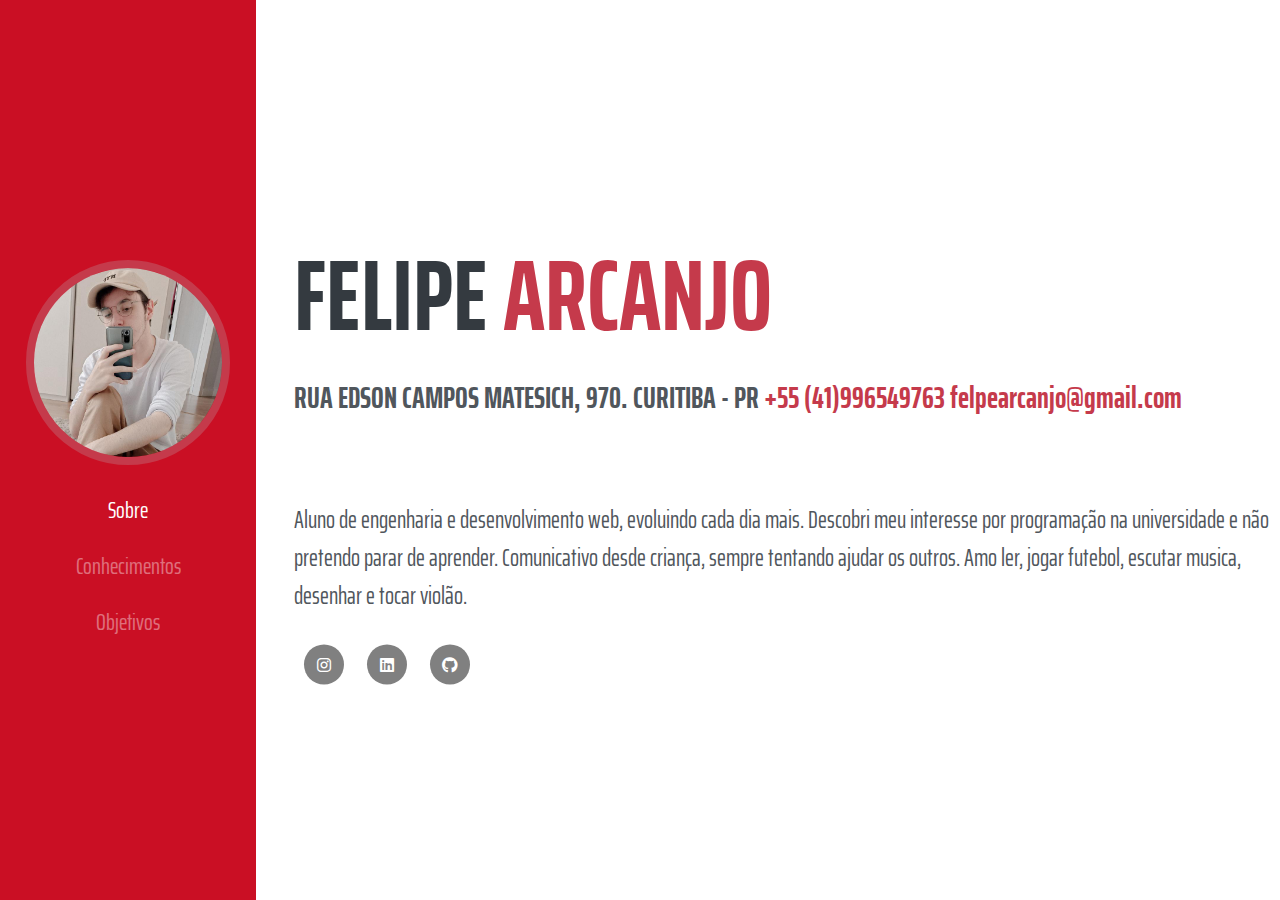
<file: index.html>
<!DOCTYPE html>
<html lang="pt-BR">

<head>
    <meta charset="UTF-8">
    <meta http-equiv="X-UA-Compatible" content="IE=edge">
    <meta name="viewport" content="width=device-width, initial-scale=1.0">
    <link rel="stylesheet" href="/styles.css">
    <link rel="stylesheet" href="https://cdnjs.cloudflare.com/ajax/libs/font-awesome/6.1.1/css/all.min.css">
    <title>Sobre</title>
</head>

<body>

    <div class="parent">

        <div class="sidebar">

            <div class="sidebar-pos">

                <div class="img-sidebar">
                    <img src="/assets/images/213170523_344103617613560_7529323050670936422_n.jpg" alt="">
                </div>

                <div class="menu">
                    <a class="page" href="/index.html">Sobre</a>
                    <a href="/conhecimentos.html">Conhecimentos</a>
                    <a href="/objetivos.html">Objetivos</a>
                </div>

            </div>

        </div>

        <div class="content">

            <section class="profile">
                <h2>FELIPE <span>ARCANJO</span></h2>
                <h3>RUA EDSON CAMPOS MATESICH, 970. CURITIBA - PR <span>+55 (41)996549763 felpearcanjo@gmail.com</span>
                </h3>
                <p>
                    Aluno de engenharia e desenvolvimento web, evoluindo cada dia mais. Descobri meu interesse por
                    programação na universidade e não pretendo parar de aprender. Comunicativo desde
                    criança, sempre tentando ajudar os outros. Amo ler, jogar futebol,
                    escutar musica, desenhar e tocar violão.
                </p>

                <div class="icons-socials">
                    <a href="https://www.instagram.com/fehlpee/"><i class="fa-brands fa-instagram"></i></a>
                    <a href="https://www.linkedin.com/in/felipe-arcanjo-chaves-66569123b/"><i
                            class="fa-brands fa-linkedin"></i></a>
                    <a href="https://github.com/Fehlpe"><i class="fa-brands fa-github"></i></a>
                </div>

            </section>



        </div>

    </div>

</body>



</body>

</html>
</file>
<file: styles.css>
@import url('https://fonts.googleapis.com/css2?family=Saira+Extra+Condensed:wght@700&display=swap');

* {
  margin: 0;
  padding: 0;
  box-sizing: border-box;
  font-family: 'Saira Extra Condensed', sans-serif;
}

html,
body {
  height: 100%;
}



.sidebar {
  height: 100%;
  width: 20%;
  position: fixed;
  background-color: #ca0f24;
}

.img-sidebar {
  text-align: center;
}

.img-sidebar img {
  border-radius: 50%;
  width: 80%;
  border: 8px solid #c53a4b;
}

.sidebar-pos {
  position: relative;
  top: 50%;
  transform: translateY(-50%);
}

.menu {
  text-align: center;
  margin: 20px 0;
}

.menu a {
  color: white;
  font-size: 23px;
  text-decoration: none;
  display: block;
  margin-bottom: 20px;
  opacity: 0.4;
}

.menu a.page {
  opacity: 1;
}

.content {
  width: 80%;
  height: 100%;
  position: absolute;
  left: 20%;
  overflow-y: auto;
  padding: 0 3%;
}

section.profile, section.list {
  position: absolute;
  top: 50%;
  transform: translateY(-50%);
}

section.profile h2 {
  color: #343a40;
  font-size: 100px;
}

section.profile h2 > span,
section.profile h3 >span {
    color: #c53a4b;
} 

section.profile h3 {
  color: #50565c;
  font-size: 30px;
}

section.profile p {
  color: #50565c;
  font-size: 24px;
  margin-top: 80px;
} 

.icons-socials {
  margin-top: 30px;
}

.icons-socials a {
  text-decoration: none;
  color: white;
  background-color: gray;
  width: 40px;
  height: 40px;
  border-radius: 20px;
  display: inline-block;
  margin: 0 10px;
  text-align: center;
}

.icons-socials i {
  line-height: 40px;
}

section.list{
  font-size: 30px;
  color: #50565c;
}
</file>
